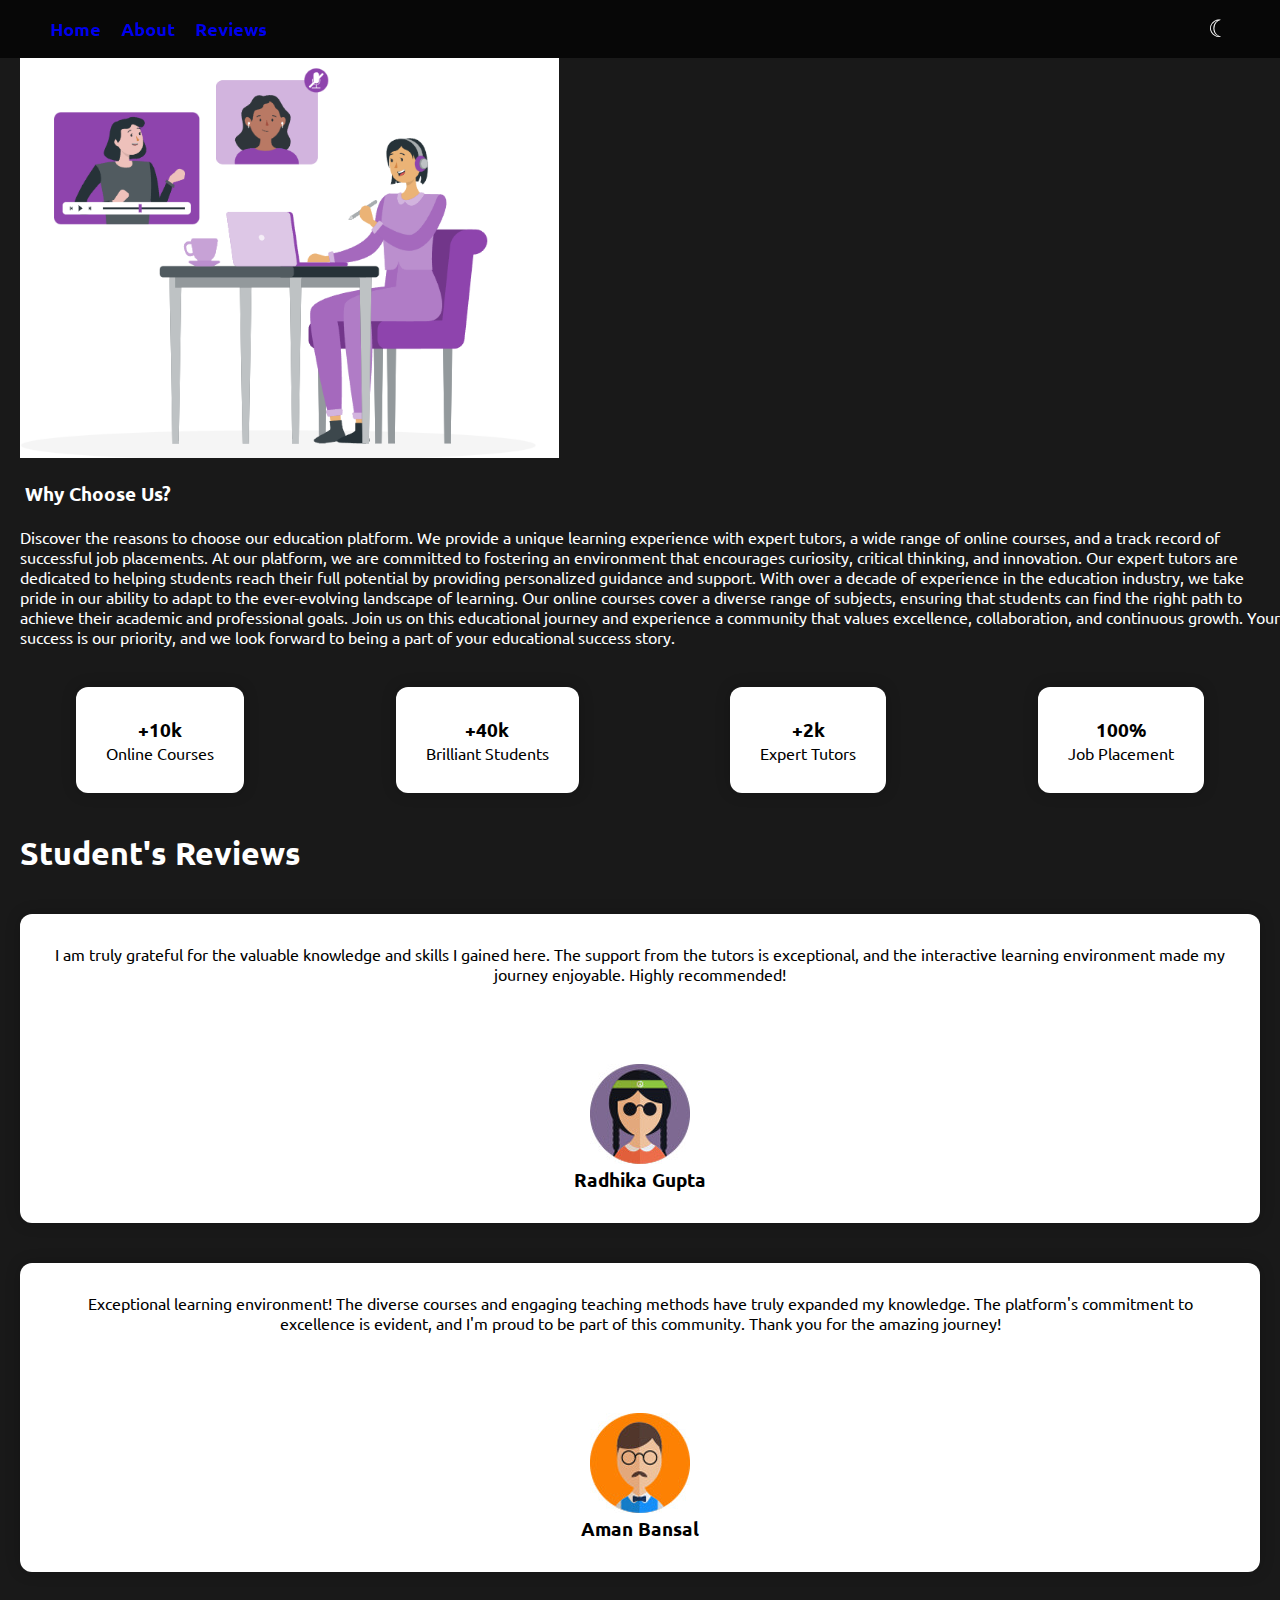
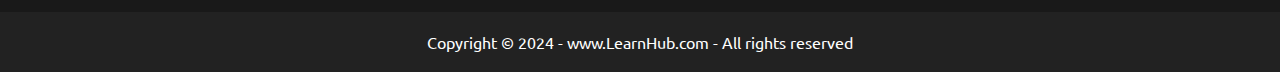
<file: about us/about.html>
<!DOCTYPE html>
<html lang="en">

<head>
   <meta charset="UTF-8">
   <meta http-equiv="X-UA-Compatible" content="IE=edge">
   <meta name="viewport" content="width=device-width, initial-scale=1.0">
   <title>Reviews and Why Choose Us</title>
   <!-- Add Google Fonts import -->
   <link rel="stylesheet" href="https://fonts.googleapis.com/css2?family=Ubuntu&display=swap">
   <style>
      * {
         margin: 0;
         padding: 0;
         box-sizing: border-box;
      }

      body {
         font-family: 'Ubuntu', sans-serif;
         margin: 0;
         padding: 0;
      }

      .dark-mode {
         background-color: rgba(0, 0, 0, 0.9);
         color: white;
      }

      .light-mode {
         background-color: white;
         color: black; /* Set the text color for light mode */
      }

      body.light-mode * {
         color: black; /* Set text color for all elements in light mode */
      }

      .navbar {
         display: flex;
         align-items: center;
         justify-content: space-between;
         position: sticky;
         top: 0;
         background-color: rgba(0, 0, 0, 0.7);
         padding: 15px 50px;
         transition: background-color 0.3s ease;
      }

      .nav-list {
         display: flex;
         align-items: center;
      }

      .nav-list li {
         list-style: none;
         margin-right: 20px;
      }

      .nav-list li a {
         text-decoration: none;
         font-size: 18px;
         font-weight: bold;
         transition: color 0.3s ease;
      }

      .nav-list li a:hover {
         color: #c5c2c2;
      }

      .box-container {
         display: flex;
         flex-wrap: wrap;
         justify-content: space-around;
         margin: 20px 0;
      }

      .box {
         background-color: #ffffff;
         padding: 30px;
         margin: 20px;
         border-radius: 12px;
         box-shadow: 0 0 15px rgba(0, 0, 0, 0.2);
         text-align: center;
         color: black; /* Set the text color for boxes */
      }

      .box h3,
      .box p {
         color: black; /* Set the text color for +10k, Online Courses, etc. */
      }

      .reviews .box p {
         min-height: 120px;
      }

      .footer {
         background-color: #222;
         color: white;
         text-align: center;
         padding: 20px 0;
      }

      #toggleBtn {
         background: none;
         border: none;
         font-size: 24px;
         cursor: pointer;
         color: white;
      }
   </style>
</head>

<body class="dark-mode">

   <nav class="navbar">
      <ul class="nav-list">
         <li><a href="file:///C:/xampp/htdocs/javascriptProject/index.html">Home</a></li>
         <li><a href="#aboutus">About</a></li>
         <li><a href="#rviews">Reviews</a></li>
      </ul>
      <button id="toggleBtn" onclick="toggleMode()">☾</button>
   </nav>

   <section class="why-choose-us">

      <div class="row">

         <div class="image">
            <!-- Replace the following line with your image source from the "about us" section -->
            <img src="images/aboutusimage.png" alt="Why Choose Us Image" height="400px" style="max-width: 100%; margin-left:20px;">
         </div>

         <div class="content" style="margin-left:20px" id="aboutus">
           <h3 style="margin:20px 20px 20px 5px">Why Choose Us?</h3>
          <p>Discover the reasons to choose our education platform. We provide a unique learning experience with expert
               tutors, a wide range of online courses, and a track record of successful job placements.
   At our platform, we are committed to fostering an environment that encourages curiosity, critical thinking, and innovation. Our expert tutors are dedicated to helping students reach their full potential by providing personalized guidance and support.
  With over a decade of experience in the education industry, we take pride in our ability to adapt to the ever-evolving landscape of learning. Our online courses cover a diverse range of subjects, ensuring that students can find the right path to achieve their academic and professional goals.
   Join us on this educational journey and experience a community that values excellence, collaboration, and continuous growth. Your success is our priority, and we look forward to being a part of your educational success story.</p>
         </div>

      </div>

      <div class="box-container">

         <div class="box">
            <i class="fas fa-graduation-cap"></i>
            <div>
               <h3>+10k</h3>
               <p>Online Courses</p>
            </div>
         </div>

         <div class="box">
            <i class="fas fa-user-graduate"></i>
            <div>
               <h3>+40k</h3>
               <p>Brilliant Students</p>
            </div>
         </div>

         <div class="box">
            <i class="fas fa-chalkboard-user"></i>
            <div>
               <h3>+2k</h3>
               <p>Expert Tutors</p>
            </div>
         </div>

         <div class="box">
            <i class="fas fa-briefcase"></i>
            <div>
               <h3>100%</h3>
               <p>Job Placement</p>
            </div>
         </div>

      </div>

   </section>

   <section class="reviews" id="rviews">

      <a name="rview"><h1 class="heading" style="margin-left:20px">Student's Reviews</h1></a>

      <div class="box-container">

         <div class="box">
            <p>I am truly grateful for the valuable
               knowledge and skills I gained here. The support from the tutors is exceptional, and the interactive
               learning environment made my journey enjoyable. Highly recommended!</p>
            <div class="student">
               <img src="images/pic-2.jpg" alt="Radhika Gupta">
               <div>
                  <h3>Radhika Gupta</h3>
                  <div class="stars">
                     <i class="fas fa-star"></i>
                     <i class="fas fa-star"></i>
                     <i class="fas fa-star"></i>
                     <i class="fas fa-star"></i>
                     <i class="fas fa-star-half-alt"></i>
                  </div>
               </div>
            </div>
         </div>

         <div class="box">
            <p>Exceptional learning environment! The diverse courses and engaging teaching methods have truly expanded
               my knowledge. The platform's commitment to excellence is evident, and I'm proud to be part of this
               community. Thank you for the amazing journey!</p>
            <div class="student">
               <img src="images/pic-3.jpg" alt="Aman Bansal">
               <div>
                  <h3>Aman Bansal</h3>
                  <div class="stars">
                     <i class="fas fa-star"></i>
                     <i class="fas fa-star"></i>
                     <i class="fas fa-star"></i>
                     <i class="fas fa-star"></i>
                     <i class="fas fa-star-half-alt"></i>
                  </div>
               </div>
            </div>
         </div>

         <!-- Add more review boxes as needed -->

      </div>

   </section>

   <footer class="footer">
      <p>Copyright © 2024 - www.LearnHub.com - All rights reserved</p>
   </footer>

   <script>
      function toggleMode() {
         let element = document.body;
         if (element.classList.contains("dark-mode")) {
            element.className = "light-mode";
         } else {
            element.className = "dark-mode";
         }
      }
   </script>

</body>

</html>
</file>
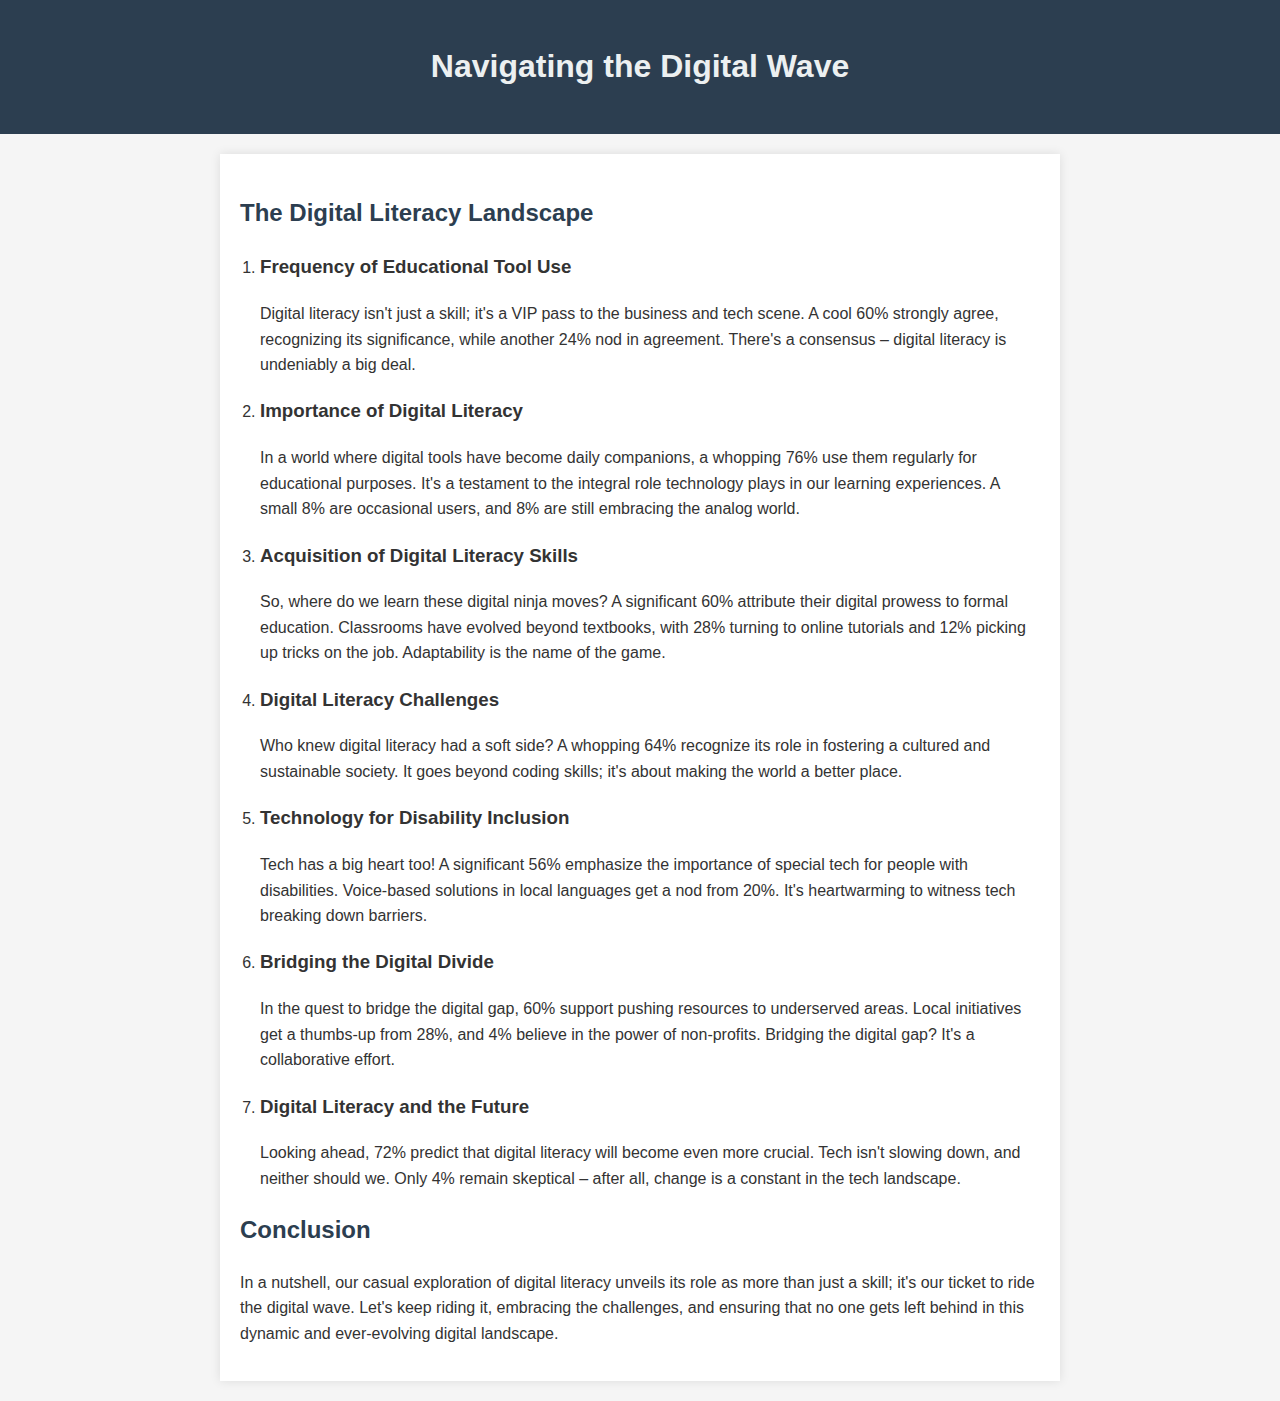
<file: Blog/blog1.html>
<!DOCTYPE html>
<html lang="en">

<head>
    <meta charset="UTF-8">
    <meta name="viewport" content="width=device-width, initial-scale=1.0">
    <title>Navigating the Digital Wave</title>
    <style>
        body {
            font-family: 'Arial', sans-serif;
            margin: 0;
            padding: 0;
            background-color: #f5f5f5;
            color: #333;
            line-height: 1.6;
        }

        header {
            background-color: #2c3e50;
            color: #ecf0f1;
            padding: 20px;
            text-align: center;
        }

        main {
            max-width: 800px;
            margin: 20px auto;
            padding: 20px;
            background-color: #fff;
            box-shadow: 0 0 10px rgba(0, 0, 0, 0.1);
        }

        h2 {
            color: #2c3e50;
        }

        p {
            margin-bottom: 15px;
        }

        ol {
            padding-left: 20px;
        }

    </style>
</head>

<body>

    <header>
        <h1>Navigating the Digital Wave</h1>
    </header>

    <main>
        <section id="digital-landscape">
            <h2>The Digital Literacy Landscape</h2>
            <ol>
                <li>
                    <h3>Frequency of Educational Tool Use</h3>
                    <p>Digital literacy isn't just a skill; it's a VIP pass to the business and tech scene. A cool 60% strongly agree, recognizing its significance, while another 24% nod in agreement. There's a consensus – digital literacy is undeniably a big deal.</p>
                </li>
                <li>
                    <h3>Importance of Digital Literacy</h3>
                    <p>In a world where digital tools have become daily companions, a whopping 76% use them regularly for educational purposes. It's a testament to the integral role technology plays in our learning experiences. A small 8% are occasional users, and 8% are still embracing the analog world.</p>
                </li>
                <li>
                    <h3>Acquisition of Digital Literacy Skills</h3>
                    <p>So, where do we learn these digital ninja moves? A significant 60% attribute their digital prowess to formal education. Classrooms have evolved beyond textbooks, with 28% turning to online tutorials and 12% picking up tricks on the job. Adaptability is the name of the game.</p>
                </li>
                <li>
                    <h3> Digital Literacy Challenges</h3>
                    <p>Who knew digital literacy had a soft side? A whopping 64% recognize its role in fostering a cultured and sustainable society. It goes beyond coding skills; it's about making the world a better place.</p>
                </li>
                <li>
                    <h3>Technology for Disability Inclusion</h3>
                    <p>Tech has a big heart too! A significant 56% emphasize the importance of special tech for people with disabilities. Voice-based solutions in local languages get a nod from 20%. It's heartwarming to witness tech breaking down barriers.</p>
                </li>
                <li>
                    <h3>Bridging the Digital Divide</h3>
                    <p>In the quest to bridge the digital gap, 60% support pushing resources to underserved areas. Local initiatives get a thumbs-up from 28%, and 4% believe in the power of non-profits. Bridging the digital gap? It's a collaborative effort.</p>
                </li>
                <li>
                    <h3>Digital Literacy and the Future</h3>
                    <p>Looking ahead, 72% predict that digital literacy will become even more crucial. Tech isn't slowing down, and neither should we. Only 4% remain skeptical – after all, change is a constant in the tech landscape.</p>
                </li>
            </ol>
        </section>

        <section id="conclusion">
            <h2>Conclusion</h2>
            <p>In a nutshell, our casual exploration of digital literacy unveils its role as more than just a skill; it's our ticket to ride the digital wave. Let's keep riding it, embracing the challenges, and ensuring that no one gets left behind in this dynamic and ever-evolving digital landscape.</p>
        </section>
    </main>
</file>
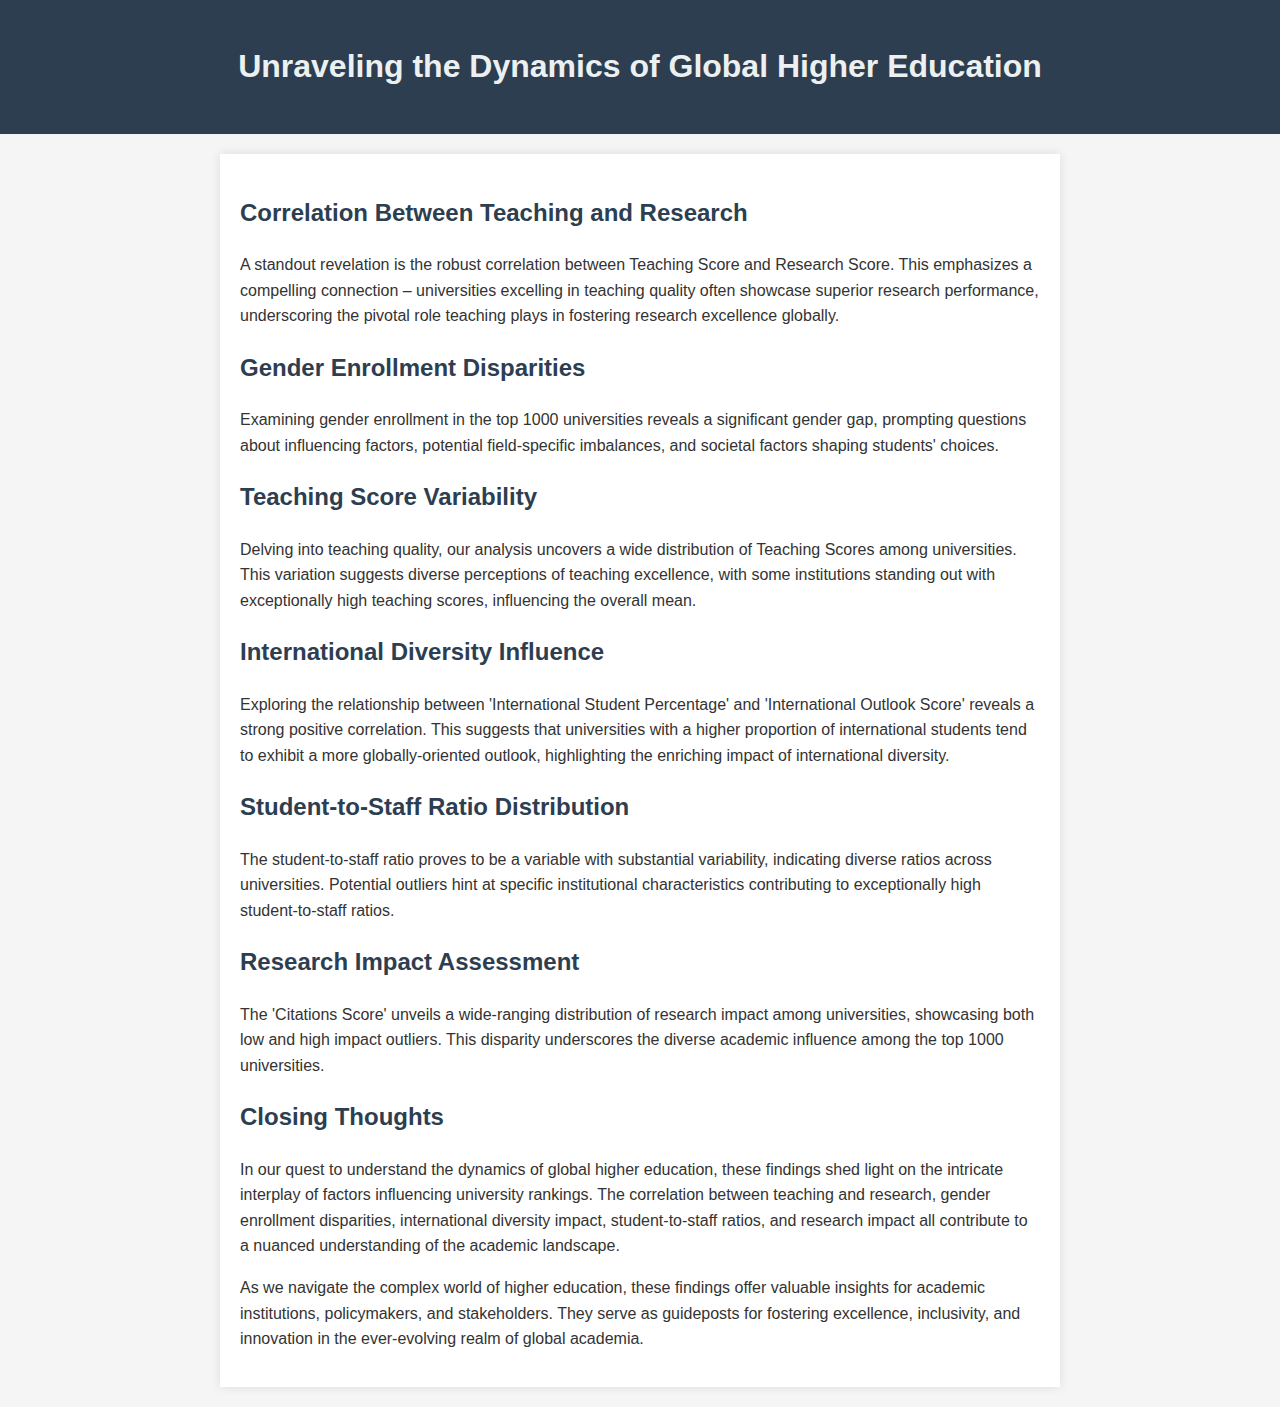
<file: Blog/blog2.html>
<!DOCTYPE html>
<html lang="en">

<head>
    <meta charset="UTF-8">
    <meta name="viewport" content="width=device-width, initial-scale=1.0">
    <title>Unraveling the Dynamics of Global Higher Education</title>
    <style>
        body {
            font-family: 'Arial', sans-serif;
            margin: 0;
            padding: 0;
            background-color: #f5f5f5;
            color: #333;
            line-height: 1.6;
        }

        header {
            background-color: #2c3e50;
            color: #ecf0f1;
            padding: 20px;
            text-align: center;
        }

        main {
            max-width: 800px;
            margin: 20px auto;
            padding: 20px;
            background-color: #fff;
            box-shadow: 0 0 10px rgba(0, 0, 0, 0.1);
        }

        h2 {
            color: #2c3e50;
        }

        p {
            margin-bottom: 15px;
        }

        ol {
            padding-left: 20px;
        }

    </style>
</head>

<body>

    <header>
        <h1>Unraveling the Dynamics of Global Higher Education</h1>
    </header>

    <main>
        <section id="correlation">
            <h2>Correlation Between Teaching and Research</h2>
            <p>A standout revelation is the robust correlation between Teaching Score and Research Score. This emphasizes a compelling connection – universities excelling in teaching quality often showcase superior research performance, underscoring the pivotal role teaching plays in fostering research excellence globally.</p>
        </section>

        <section id="gender-disparities">
            <h2>Gender Enrollment Disparities</h2>
            <p>Examining gender enrollment in the top 1000 universities reveals a significant gender gap, prompting questions about influencing factors, potential field-specific imbalances, and societal factors shaping students' choices.</p>
        </section>

        <section id="teaching-variability">
            <h2>Teaching Score Variability</h2>
            <p>Delving into teaching quality, our analysis uncovers a wide distribution of Teaching Scores among universities. This variation suggests diverse perceptions of teaching excellence, with some institutions standing out with exceptionally high teaching scores, influencing the overall mean.</p>
        </section>

        <section id="diversity-influence">
            <h2>International Diversity Influence</h2>
            <p>Exploring the relationship between 'International Student Percentage' and 'International Outlook Score' reveals a strong positive correlation. This suggests that universities with a higher proportion of international students tend to exhibit a more globally-oriented outlook, highlighting the enriching impact of international diversity.</p>
        </section>

        <section id="ratio-distribution">
            <h2>Student-to-Staff Ratio Distribution</h2>
            <p>The student-to-staff ratio proves to be a variable with substantial variability, indicating diverse ratios across universities. Potential outliers hint at specific institutional characteristics contributing to exceptionally high student-to-staff ratios.</p>
        </section>

        <section id="impact-assessment">
            <h2>Research Impact Assessment</h2>
            <p>The 'Citations Score' unveils a wide-ranging distribution of research impact among universities, showcasing both low and high impact outliers. This disparity underscores the diverse academic influence among the top 1000 universities.</p>
        </section>

        <section id="conclusion">
            <h2>Closing Thoughts</h2>
            <p>In our quest to understand the dynamics of global higher education, these findings shed light on the intricate interplay of factors influencing university rankings. The correlation between teaching and research, gender enrollment disparities, international diversity impact, student-to-staff ratios, and research impact all contribute to a nuanced understanding of the academic landscape.</p>
            <p>As we navigate the complex world of higher education, these findings offer valuable insights for academic institutions, policymakers, and stakeholders. They serve as guideposts for fostering excellence, inclusivity, and innovation in the ever-evolving realm of global academia.</p>
        </section>
    </main>
</body>

</html>
</file>
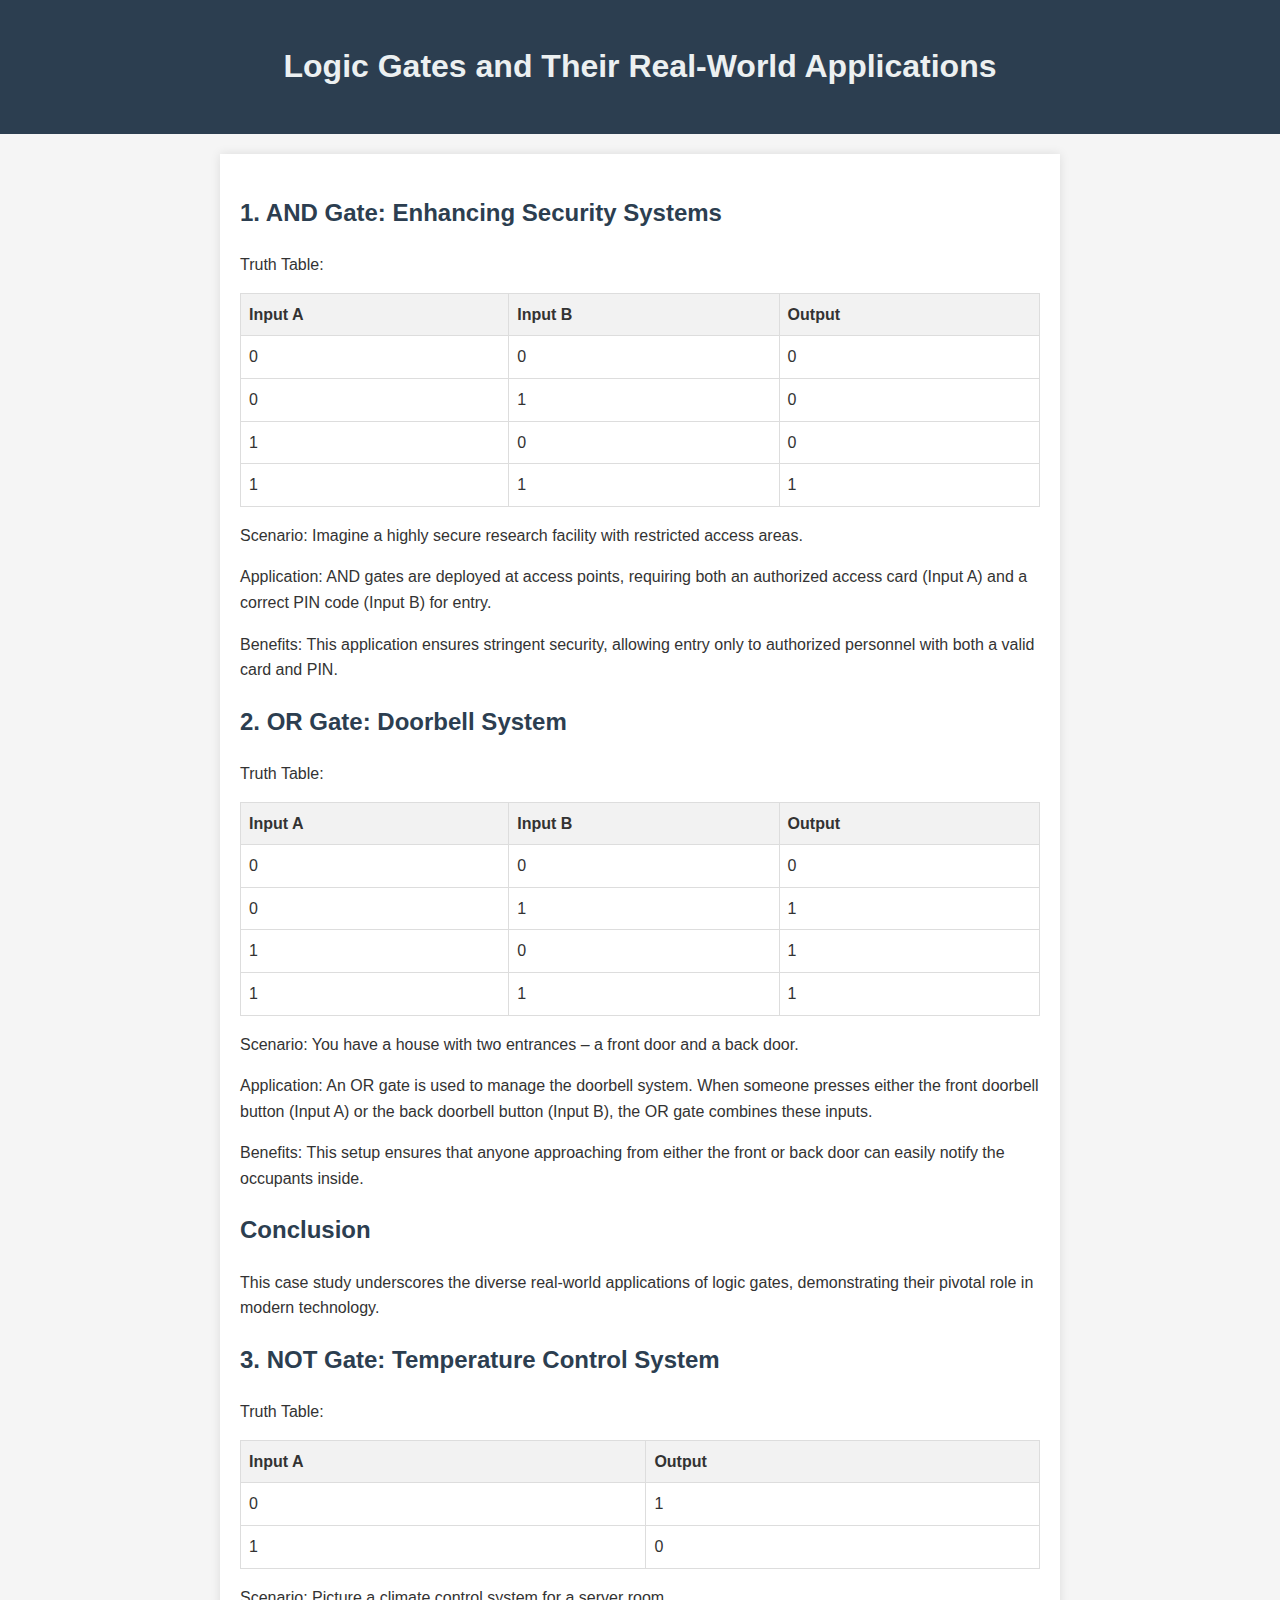
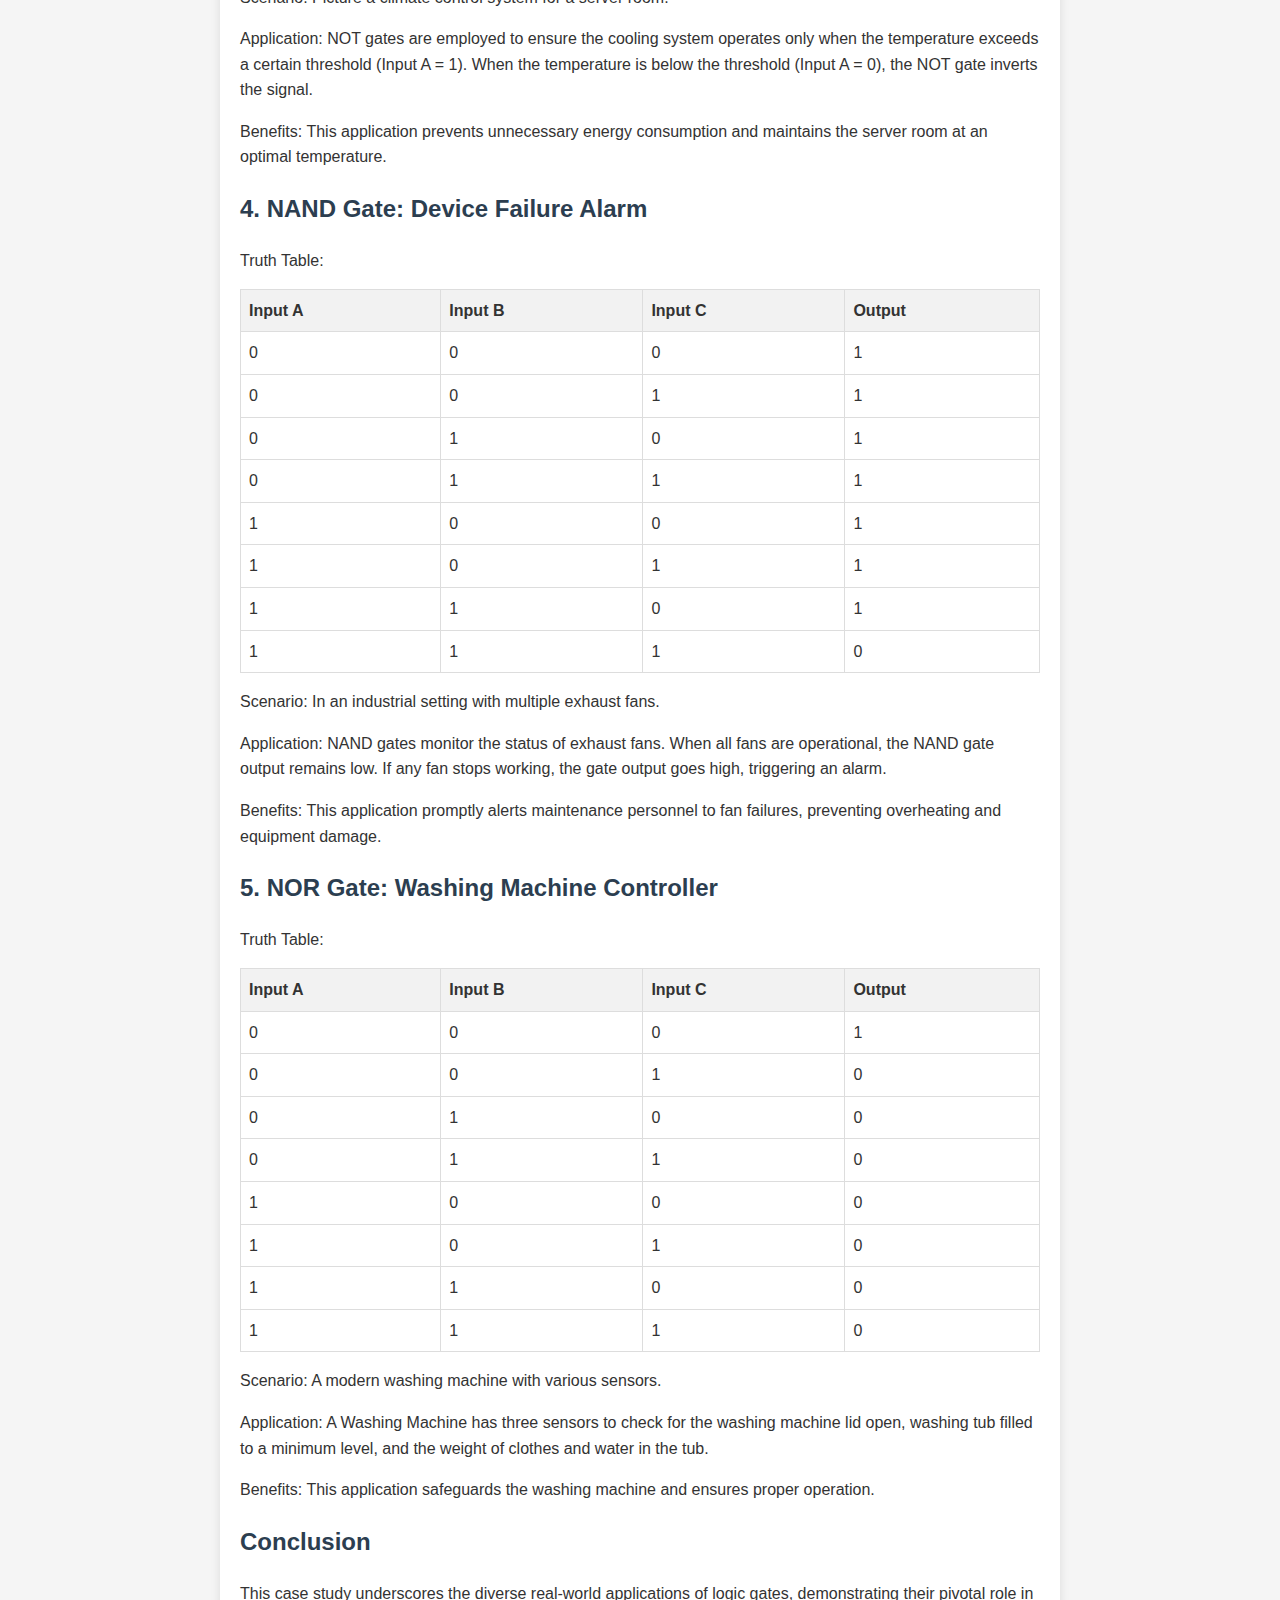
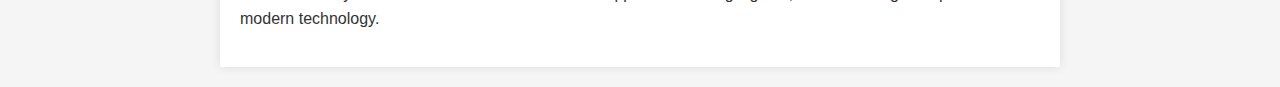
<file: Blog/blog3.html>
<!DOCTYPE html>
<html lang="en">

<head>
    <meta charset="UTF-8">
    <meta name="viewport" content="width=device-width, initial-scale=1.0">
    <title>Logic Gates and Their Real-World Applications</title>
    <style>
        body {
            font-family: 'Arial', sans-serif;
            margin: 0;
            padding: 0;
            background-color: #f5f5f5;
            color: #333;
            line-height: 1.6;
        }

        header {
            background-color: #2c3e50;
            color: #ecf0f1;
            padding: 20px;
            text-align: center;
        }

        main {
            max-width: 800px;
            margin: 20px auto;
            padding: 20px;
            background-color: #fff;
            box-shadow: 0 0 10px rgba(0, 0, 0, 0.1);
        }

        h2 {
            color: #2c3e50;
        }

        p {
            margin-bottom: 15px;
        }

        ol {
            padding-left: 20px;
        }

        table {
            width: 100%;
            border-collapse: collapse;
            margin-top: 10px;
        }

        th, td {
            border: 1px solid #ddd;
            padding: 8px;
            text-align: left;
        }

        th {
            background-color: #f2f2f2;
        }
    </style>
</head>

<body>

    <header>
        <h1>Logic Gates and Their Real-World Applications</h1>
    </header>

    <main>
        <!-- Your Logic Gates Blog Content Goes Here -->

        <section id="and-gate">
            <h2>1. AND Gate: Enhancing Security Systems</h2>
            <p>Truth Table:</p>
            <table>
                <thead>
                    <tr>
                        <th>Input A</th>
                        <th>Input B</th>
                        <th>Output</th>
                    </tr>
                </thead>
                <tbody>
                    <tr>
                        <td>0</td>
                        <td>0</td>
                        <td>0</td>
                    </tr>
                    <tr>
                        <td>0</td>
                        <td>1</td>
                        <td>0</td>
                    </tr>
                    <tr>
                        <td>1</td>
                        <td>0</td>
                        <td>0</td>
                    </tr>
                    <tr>
                        <td>1</td>
                        <td>1</td>
                        <td>1</td>
                    </tr>
                </tbody>
            </table>
            <p>Scenario: Imagine a highly secure research facility with restricted access areas.</p>
            <p>Application: AND gates are deployed at access points, requiring both an authorized access card (Input A) and a correct PIN code (Input B) for entry.</p>
            <p>Benefits: This application ensures stringent security, allowing entry only to authorized personnel with both a valid card and PIN.</p>
        </section>

        <section id="or-gate">
            <h2>2. OR Gate: Doorbell System</h2>
            <p>Truth Table:</p>
            <table>
                <thead>
                    <tr>
                        <th>Input A</th>
                        <th>Input B</th>
                        <th>Output</th>
                    </tr>
                </thead>
                <tbody>
                    <tr>
                        <td>0</td>
                        <td>0</td>
                        <td>0</td>
                    </tr>
                    <tr>
                        <td>0</td>
                        <td>1</td>
                        <td>1</td>
                    </tr>
                    <tr>
                        <td>1</td>
                        <td>0</td>
                        <td>1</td>
                    </tr>
                    <tr>
                        <td>1</td>
                        <td>1</td>
                        <td>1</td>
                    </tr>
                </tbody>
            </table>
            <p>Scenario: You have a house with two entrances – a front door and a back door.</p>
            <p>Application: An OR gate is used to manage the doorbell system. When someone presses either the front doorbell button (Input A) or the back doorbell button (Input B), the OR gate combines these inputs.</p>
            <p>Benefits: This setup ensures that anyone approaching from either the front or back door can easily notify the occupants inside.</p>
        </section>

        <!-- Repeat the above structure for other sections -->

        <section id="conclusion">
            <h2>Conclusion</h2>
            <p>This case study underscores the diverse real-world applications of logic gates, demonstrating their pivotal role in modern technology.</p>
        </section>

        <section id="not-gate">
            <h2>3. NOT Gate: Temperature Control System</h2>
            <p>Truth Table:</p>
            <table>
                <thead>
                    <tr>
                        <th>Input A</th>
                        <th>Output</th>
                    </tr>
                </thead>
                <tbody>
                    <tr>
                        <td>0</td>
                        <td>1</td>
                    </tr>
                    <tr>
                        <td>1</td>
                        <td>0</td>
                    </tr>
                </tbody>
            </table>
            <p>Scenario: Picture a climate control system for a server room.</p>
            <p>Application: NOT gates are employed to ensure the cooling system operates only when the temperature exceeds a certain threshold (Input A = 1). When the temperature is below the threshold (Input A = 0), the NOT gate inverts the signal.</p>
            <p>Benefits: This application prevents unnecessary energy consumption and maintains the server room at an optimal temperature.</p>
        </section>

        <section id="nand-gate">
            <h2>4. NAND Gate: Device Failure Alarm</h2>
            <p>Truth Table:</p>
            <table>
                <thead>
                    <tr>
                        <th>Input A</th>
                        <th>Input B</th>
                        <th>Input C</th>
                        <th>Output</th>
                    </tr>
                </thead>
                <tbody>
                    <tr>
                        <td>0</td>
                        <td>0</td>
                        <td>0</td>
                        <td>1</td>
                    </tr>
                    <tr>
                        <td>0</td>
                        <td>0</td>
                        <td>1</td>
                        <td>1</td>
                    </tr>
                    <tr>
                        <td>0</td>
                        <td>1</td>
                        <td>0</td>
                        <td>1</td>
                    </tr>
                    <tr>
                        <td>0</td>
                        <td>1</td>
                        <td>1</td>
                        <td>1</td>
                    </tr>
                    <tr>
                        <td>1</td>
                        <td>0</td>
                        <td>0</td>
                        <td>1</td>
                    </tr>
                    <tr>
                        <td>1</td>
                        <td>0</td>
                        <td>1</td>
                        <td>1</td>
                    </tr>
                    <tr>
                        <td>1</td>
                        <td>1</td>
                        <td>0</td>
                        <td>1</td>
                    </tr>
                    <tr>
                        <td>1</td>
                        <td>1</td>
                        <td>1</td>
                        <td>0</td>
                    </tr>
                </tbody>
            </table>
            <p>Scenario: In an industrial setting with multiple exhaust fans.</p>
            <p>Application: NAND gates monitor the status of exhaust fans. When all fans are operational, the NAND gate output remains low. If any fan stops working, the gate output goes high, triggering an alarm.</p>
            <p>Benefits: This application promptly alerts maintenance personnel to fan failures, preventing overheating and equipment damage.</p>
        </section>

        <section id="nor-gate">
            <h2>5. NOR Gate: Washing Machine Controller</h2>
            <p>Truth Table:</p>
            <table>
                <thead>
                    <tr>
                        <th>Input A</th>
                        <th>Input B</th>
                        <th>Input C</th>
                        <th>Output</th>
                    </tr>
                </thead>
                <tbody>
                    <tr>
                        <td>0</td>
                        <td>0</td>
                        <td>0</td>
                        <td>1</td>
                    </tr>
                    <tr>
                        <td>0</td>
                        <td>0</td>
                        <td>1</td>
                        <td>0</td>
                    </tr>
                    <tr>
                        <td>0</td>
                        <td>1</td>
                        <td>0</td>
                        <td>0</td>
                    </tr>
                    <tr>
                        <td>0</td>
                        <td>1</td>
                        <td>1</td>
                        <td>0</td>
                    </tr>
                    <tr>
                        <td>1</td>
                        <td>0</td>
                        <td>0</td>
                        <td>0</td>
                    </tr>
                    <tr>
                        <td>1</td>
                        <td>0</td>
                        <td>1</td>
                        <td>0</td>
                    </tr>
                    <tr>
                        <td>1</td>
                        <td>1</td>
                        <td>0</td>
                        <td>0</td>
                    </tr>
                    <tr>
                        <td>1</td>
                        <td>1</td>
                        <td>1</td>
                        <td>0</td>
                    </tr>
                </tbody>
            </table>
            <p>Scenario: A modern washing machine with various sensors.</p>
            <p>Application: A Washing Machine has three sensors to check for the washing machine lid open, washing tub filled to a minimum level, and the weight of clothes and water in the tub.</p>
            <p>Benefits: This application safeguards the washing machine and ensures proper operation.</p>
        </section>

        <section id="conclusion">
            <h2>Conclusion</h2>
            <p>This case study underscores the diverse real-world applications of logic gates, demonstrating their pivotal role in modern technology.</p>
        </section>

    </main>
</body>

</html>
</file>
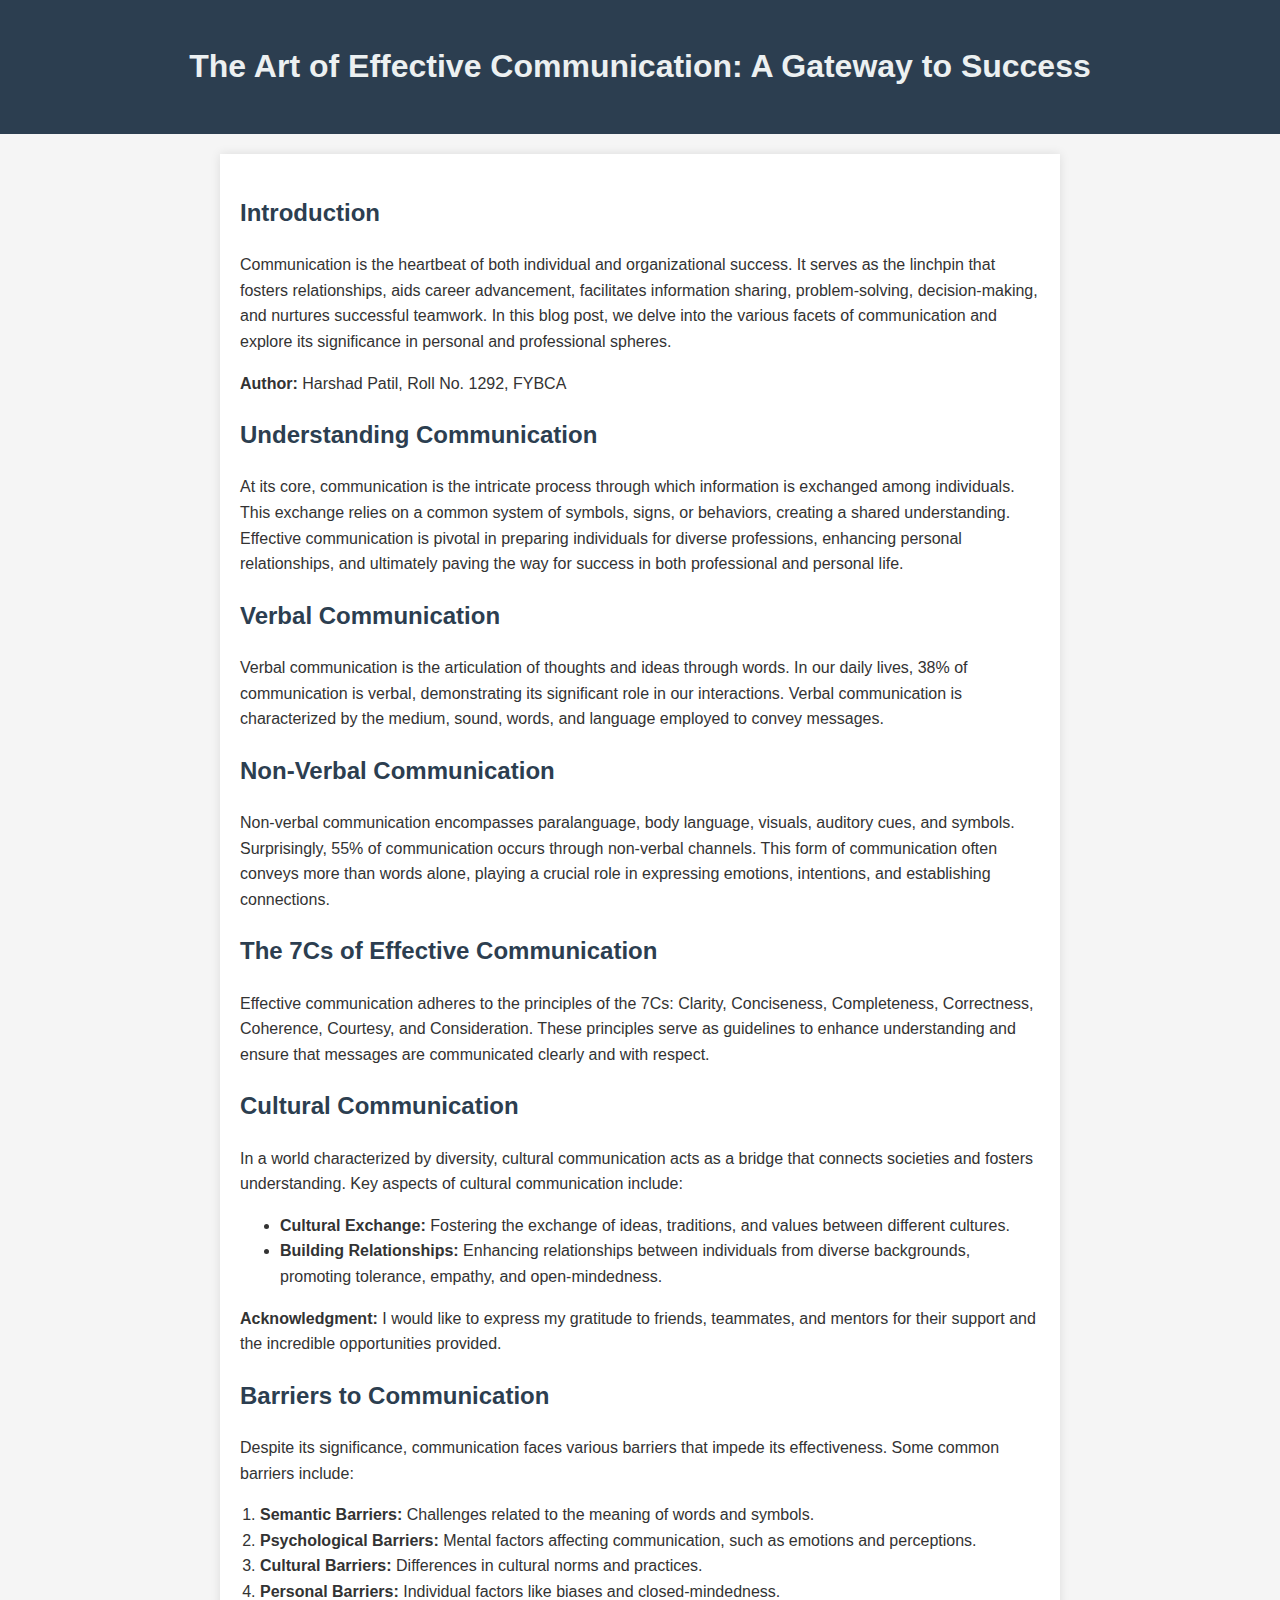
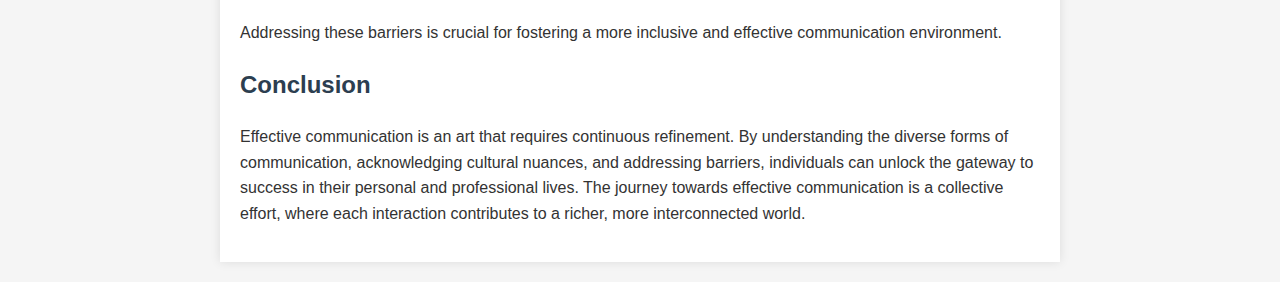
<file: Blog/blog4.html>
<!DOCTYPE html>
<html lang="en">

<head>
    <meta charset="UTF-8">
    <meta name="viewport" content="width=device-width, initial-scale=1.0">
    <title>The Art of Effective Communication: A Gateway to Success</title>
    <style>
        body {
            font-family: 'Arial', sans-serif;
            margin: 0;
            padding: 0;
            background-color: #f5f5f5;
            color: #333;
            line-height: 1.6;
        }

        header {
            background-color: #2c3e50;
            color: #ecf0f1;
            padding: 20px;
            text-align: center;
        }

        main {
            max-width: 800px;
            margin: 20px auto;
            padding: 20px;
            background-color: #fff;
            box-shadow: 0 0 10px rgba(0, 0, 0, 0.1);
        }

        h2 {
            color: #2c3e50;
        }

        p {
            margin-bottom: 15px;
        }

        ol {
            padding-left: 20px;
        }

    </style>
</head>

<body>

    <header>
        <h1>The Art of Effective Communication: A Gateway to Success</h1>
    </header>

    <main>
        <section id="introduction">
            <h2>Introduction</h2>
            <p>Communication is the heartbeat of both individual and organizational success. It serves as the linchpin that fosters relationships, aids career advancement, facilitates information sharing, problem-solving, decision-making, and nurtures successful teamwork. In this blog post, we delve into the various facets of communication and explore its significance in personal and professional spheres.</p>
            <p><strong>Author:</strong> Harshad Patil, Roll No. 1292, FYBCA</p>
        </section>

        <section id="understanding-communication">
            <h2>Understanding Communication</h2>
            <p>At its core, communication is the intricate process through which information is exchanged among individuals. This exchange relies on a common system of symbols, signs, or behaviors, creating a shared understanding. Effective communication is pivotal in preparing individuals for diverse professions, enhancing personal relationships, and ultimately paving the way for success in both professional and personal life.</p>
        </section>

        <section id="verbal-communication">
            <h2>Verbal Communication</h2>
            <p>Verbal communication is the articulation of thoughts and ideas through words. In our daily lives, 38% of communication is verbal, demonstrating its significant role in our interactions. Verbal communication is characterized by the medium, sound, words, and language employed to convey messages.</p>
        </section>

        <section id="non-verbal-communication">
            <h2>Non-Verbal Communication</h2>
            <p>Non-verbal communication encompasses paralanguage, body language, visuals, auditory cues, and symbols. Surprisingly, 55% of communication occurs through non-verbal channels. This form of communication often conveys more than words alone, playing a crucial role in expressing emotions, intentions, and establishing connections.</p>
        </section>

        <section id="7cs-of-effective-communication">
            <h2>The 7Cs of Effective Communication</h2>
            <p>Effective communication adheres to the principles of the 7Cs: Clarity, Conciseness, Completeness, Correctness, Coherence, Courtesy, and Consideration. These principles serve as guidelines to enhance understanding and ensure that messages are communicated clearly and with respect.</p>
        </section>

        <section id="cultural-communication">
            <h2>Cultural Communication</h2>
            <p>In a world characterized by diversity, cultural communication acts as a bridge that connects societies and fosters understanding. Key aspects of cultural communication include:</p>
            <ul>
                <li><strong>Cultural Exchange:</strong> Fostering the exchange of ideas, traditions, and values between different cultures.</li>
                <li><strong>Building Relationships:</strong> Enhancing relationships between individuals from diverse backgrounds, promoting tolerance, empathy, and open-mindedness.</li>
            </ul>
            <p><strong>Acknowledgment:</strong> I would like to express my gratitude to friends, teammates, and mentors for their support and the incredible opportunities provided.</p>
        </section>

        <section id="barriers-to-communication">
            <h2>Barriers to Communication</h2>
            <p>Despite its significance, communication faces various barriers that impede its effectiveness. Some common barriers include:</p>
            <ol>
                <li><strong>Semantic Barriers:</strong> Challenges related to the meaning of words and symbols.</li>
                <li><strong>Psychological Barriers:</strong> Mental factors affecting communication, such as emotions and perceptions.</li>
                <li><strong>Cultural Barriers:</strong> Differences in cultural norms and practices.</li>
                <li><strong>Personal Barriers:</strong> Individual factors like biases and closed-mindedness.</li>
            </ol>
            <p>Addressing these barriers is crucial for fostering a more inclusive and effective communication environment.</p>
        </section>

        <section id="conclusion">
            <h2>Conclusion</h2>
            <p>Effective communication is an art that requires continuous refinement. By understanding the diverse forms of communication, acknowledging cultural nuances, and addressing barriers, individuals can unlock the gateway to success in their personal and professional lives. The journey towards effective communication is a collective effort, where each interaction contributes to a richer, more interconnected world.</p>
        </section>
    </main>
</body>

</html>
</file>
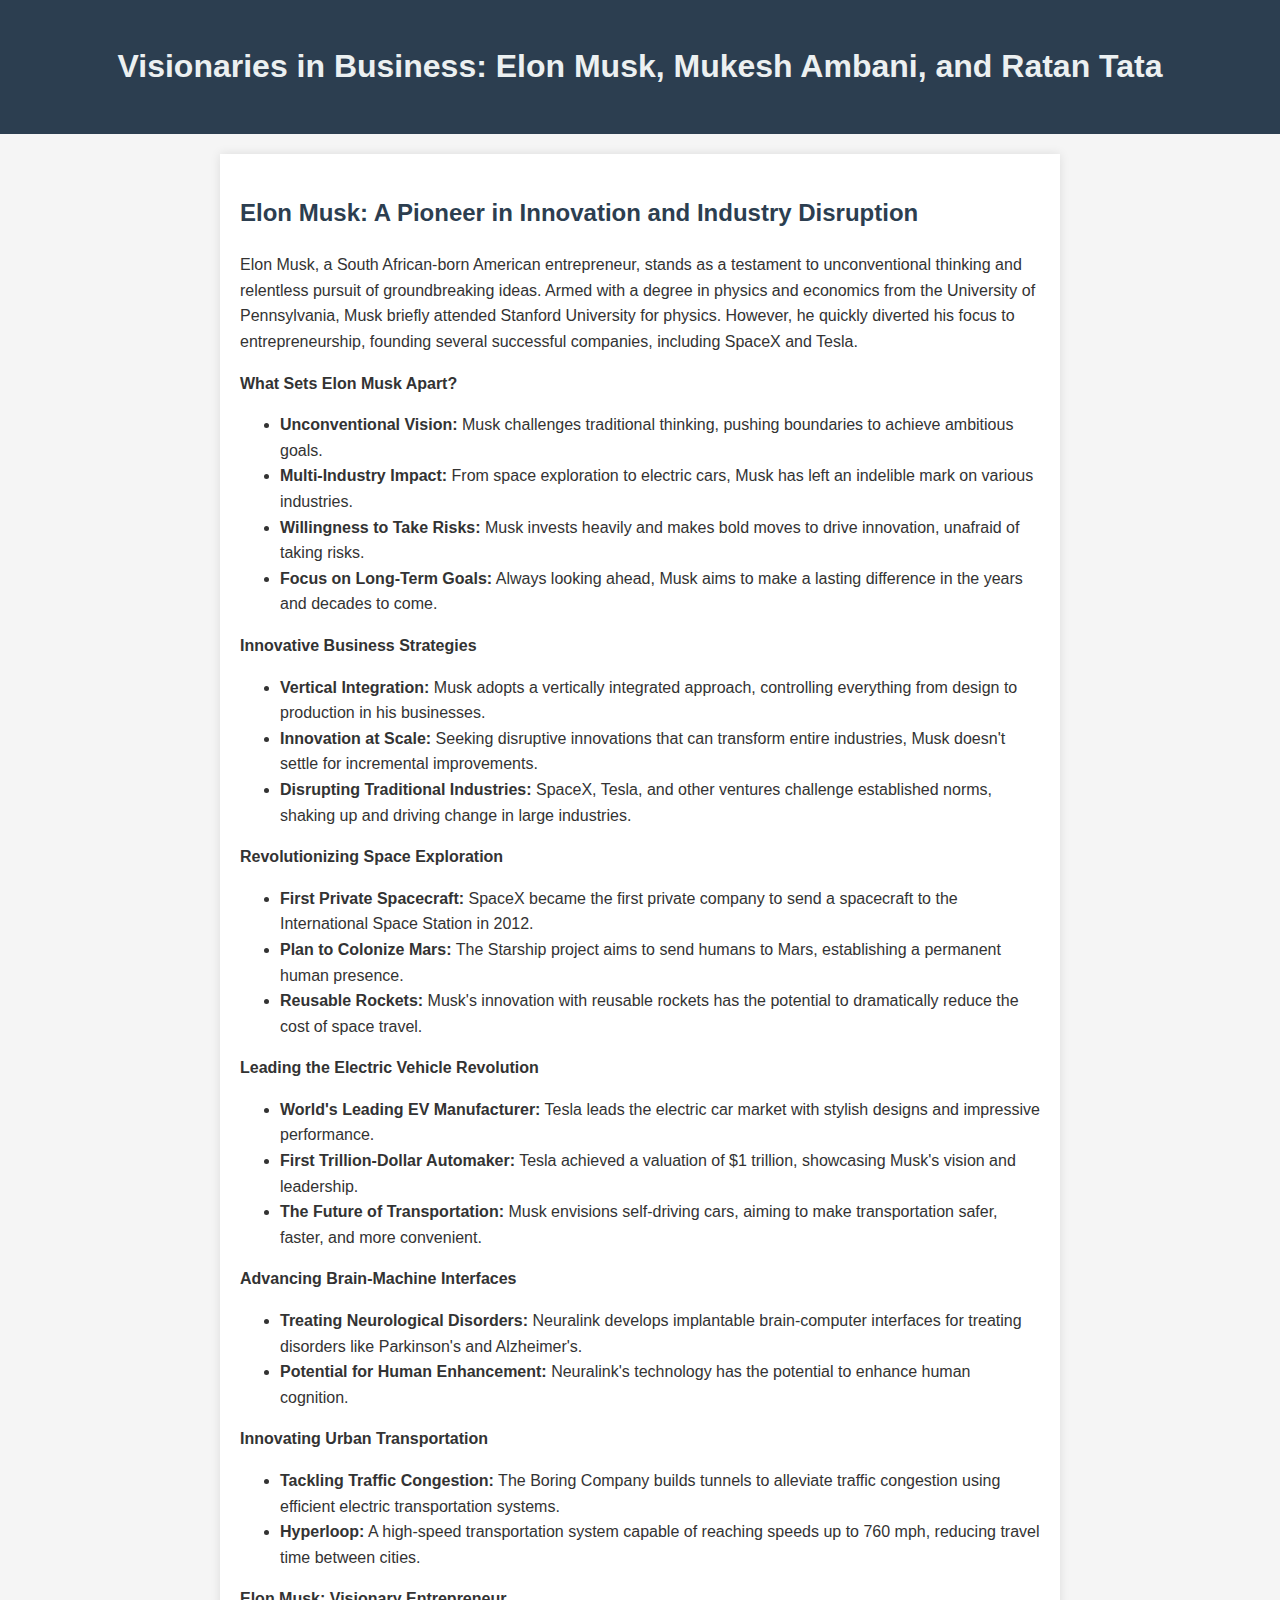
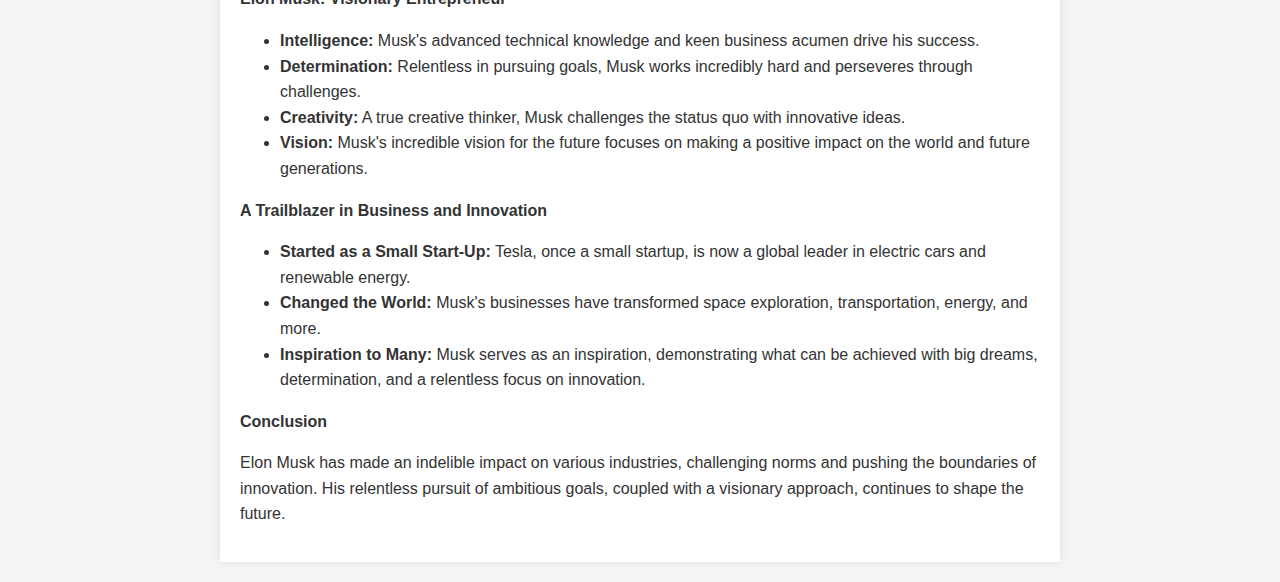
<file: Blog/blog5.html>
<!DOCTYPE html>
<html lang="en">

<head>
    <meta charset="UTF-8">
    <meta name="viewport" content="width=device-width, initial-scale=1.0">
    <title>Visionaries in Business: Elon Musk</title>
    <style>
        body {
            font-family: 'Arial', sans-serif;
            margin: 0;
            padding: 0;
            background-color: #f5f5f5;
            color: #333;
            line-height: 1.6;
        }

        header {
            background-color: #2c3e50;
            color: #ecf0f1;
            padding: 20px;
            text-align: center;
        }

        main {
            max-width: 800px;
            margin: 20px auto;
            padding: 20px;
            background-color: #fff;
            box-shadow: 0 0 10px rgba(0, 0, 0, 0.1);
        }

        h2 {
            color: #2c3e50;
        }

        p {
            margin-bottom: 15px;
        }

        ol {
            padding-left: 20px;
        }

    </style>
</head>

<body>

    <header>
        <h1>Visionaries in Business: Elon Musk, Mukesh Ambani, and Ratan Tata</h1>
    </header>

    <main>
        <section id="elon-musk">
            <h2>Elon Musk: A Pioneer in Innovation and Industry Disruption</h2>
            <p>Elon Musk, a South African-born American entrepreneur, stands as a testament to unconventional thinking and relentless pursuit of groundbreaking ideas. Armed with a degree in physics and economics from the University of Pennsylvania, Musk briefly attended Stanford University for physics. However, he quickly diverted his focus to entrepreneurship, founding several successful companies, including SpaceX and Tesla.</p>
            <p><strong>What Sets Elon Musk Apart?</strong></p>
            <ul>
                <li><strong>Unconventional Vision:</strong> Musk challenges traditional thinking, pushing boundaries to achieve ambitious goals.</li>
                <li><strong>Multi-Industry Impact:</strong> From space exploration to electric cars, Musk has left an indelible mark on various industries.</li>
                <li><strong>Willingness to Take Risks:</strong> Musk invests heavily and makes bold moves to drive innovation, unafraid of taking risks.</li>
                <li><strong>Focus on Long-Term Goals:</strong> Always looking ahead, Musk aims to make a lasting difference in the years and decades to come.</li>
            </ul>

            <p><strong>Innovative Business Strategies</strong></p>
            <ul>
                <li><strong>Vertical Integration:</strong> Musk adopts a vertically integrated approach, controlling everything from design to production in his businesses.</li>
                <li><strong>Innovation at Scale:</strong> Seeking disruptive innovations that can transform entire industries, Musk doesn't settle for incremental improvements.</li>
                <li><strong>Disrupting Traditional Industries:</strong> SpaceX, Tesla, and other ventures challenge established norms, shaking up and driving change in large industries.</li>
            </ul>

            <p><strong>Revolutionizing Space Exploration</strong></p>
            <ul>
                <li><strong>First Private Spacecraft:</strong> SpaceX became the first private company to send a spacecraft to the International Space Station in 2012.</li>
                <li><strong>Plan to Colonize Mars:</strong> The Starship project aims to send humans to Mars, establishing a permanent human presence.</li>
                <li><strong>Reusable Rockets:</strong> Musk's innovation with reusable rockets has the potential to dramatically reduce the cost of space travel.</li>
            </ul>

            <p><strong>Leading the Electric Vehicle Revolution</strong></p>
            <ul>
                <li><strong>World's Leading EV Manufacturer:</strong> Tesla leads the electric car market with stylish designs and impressive performance.</li>
                <li><strong>First Trillion-Dollar Automaker:</strong> Tesla achieved a valuation of $1 trillion, showcasing Musk's vision and leadership.</li>
                <li><strong>The Future of Transportation:</strong> Musk envisions self-driving cars, aiming to make transportation safer, faster, and more convenient.</li>
            </ul>

            <p><strong>Advancing Brain-Machine Interfaces</strong></p>
            <ul>
                <li><strong>Treating Neurological Disorders:</strong> Neuralink develops implantable brain-computer interfaces for treating disorders like Parkinson's and Alzheimer's.</li>
                <li><strong>Potential for Human Enhancement:</strong> Neuralink's technology has the potential to enhance human cognition.</li>
            </ul>

            <p><strong>Innovating Urban Transportation</strong></p>
            <ul>
                <li><strong>Tackling Traffic Congestion:</strong> The Boring Company builds tunnels to alleviate traffic congestion using efficient electric transportation systems.</li>
                <li><strong>Hyperloop:</strong> A high-speed transportation system capable of reaching speeds up to 760 mph, reducing travel time between cities.</li>
            </ul>

            <p><strong>Elon Musk: Visionary Entrepreneur</strong></p>
            <ul>
                <li><strong>Intelligence:</strong> Musk's advanced technical knowledge and keen business acumen drive his success.</li>
                <li><strong>Determination:</strong> Relentless in pursuing goals, Musk works incredibly hard and perseveres through challenges.</li>
                <li><strong>Creativity:</strong> A true creative thinker, Musk challenges the status quo with innovative ideas.</li>
                <li><strong>Vision:</strong> Musk's incredible vision for the future focuses on making a positive impact on the world and future generations.</li>
            </ul>

            <p><strong>A Trailblazer in Business and Innovation</strong></p>
            <ul>
                <li><strong>Started as a Small Start-Up:</strong> Tesla, once a small startup, is now a global leader in electric cars and renewable energy.</li>
                <li><strong>Changed the World:</strong> Musk's businesses have transformed space exploration, transportation, energy, and more.</li>
                <li><strong>Inspiration to Many:</strong> Musk serves as an inspiration, demonstrating what can be achieved with big dreams, determination, and a relentless focus on innovation.</li>
            </ul>

            <p><strong>Conclusion</strong></p>
            <p>Elon Musk has made an indelible impact on various industries, challenging norms and pushing the boundaries of innovation. His relentless pursuit of ambitious goals, coupled with a visionary approach, continues to shape the future.</p>

            
            <!-- Additional content for Elon Musk section goes here -->
        </section>

        <!-- Repeat similar structure for Mukesh Ambani and Ratan Tata sections -->

    </main>
</body>

</html>
</file>
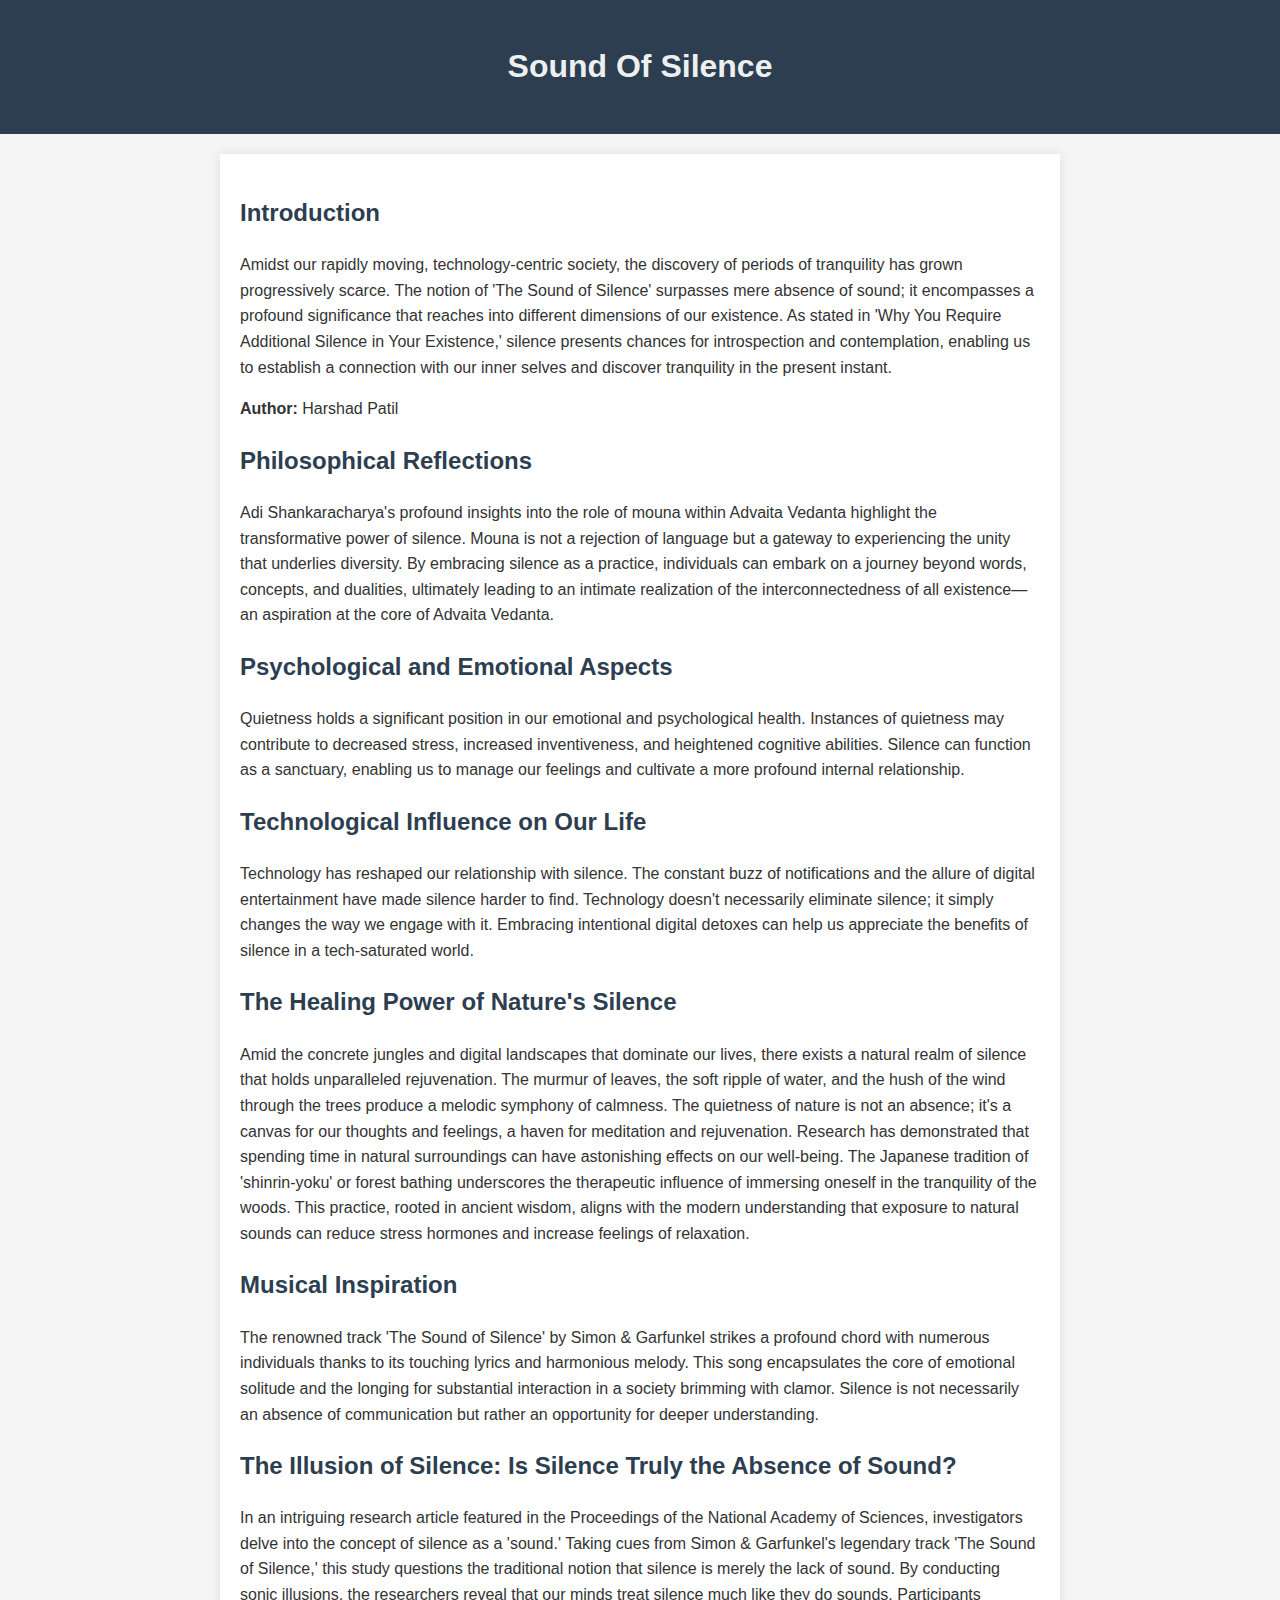
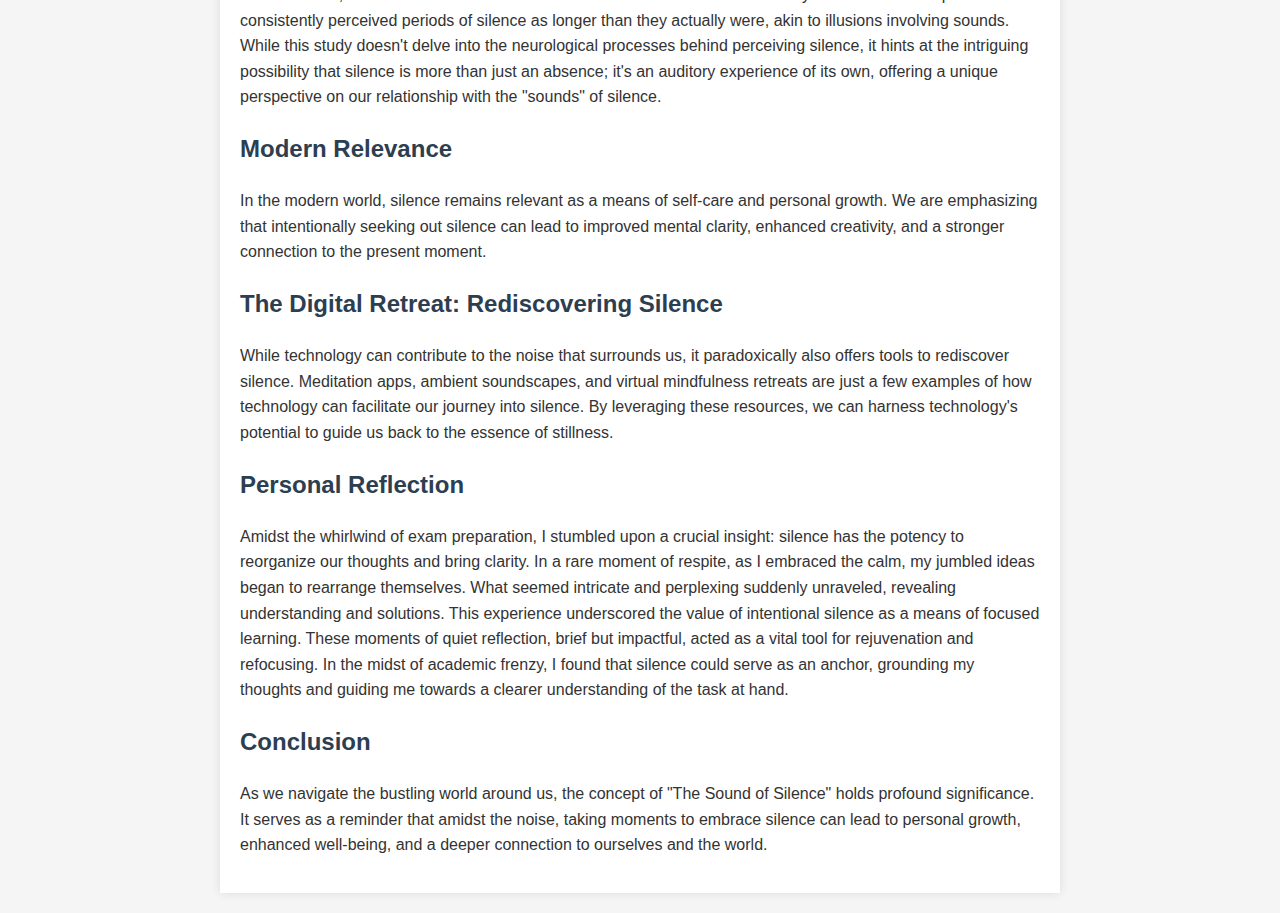
<file: Blog/blog6.html>
<!DOCTYPE html>
<html lang="en">

<head>
    <meta charset="UTF-8">
    <meta name="viewport" content="width=device-width, initial-scale=1.0">
    <title>Sound Of Silence</title>
    <style>
        body {
            font-family: 'Arial', sans-serif;
            margin: 0;
            padding: 0;
            background-color: #f5f5f5;
            color: #333;
            line-height: 1.6;
        }

        header {
            background-color: #2c3e50;
            color: #ecf0f1;
            padding: 20px;
            text-align: center;
        }

        main {
            max-width: 800px;
            margin: 20px auto;
            padding: 20px;
            background-color: #fff;
            box-shadow: 0 0 10px rgba(0, 0, 0, 0.1);
        }

        h2 {
            color: #2c3e50;
        }

        p {
            margin-bottom: 15px;
        }

        ol {
            padding-left: 20px;
        }
    </style>
</head>

<body>

    <header>
        <h1>Sound Of Silence</h1>
    </header>

    <main>
        <section id="introduction">
            <h2>Introduction</h2>
            <p>Amidst our rapidly moving, technology-centric society, the discovery of periods of tranquility has grown progressively scarce. The notion of 'The Sound of Silence' surpasses mere absence of sound; it encompasses a profound significance that reaches into different dimensions of our existence. As stated in 'Why You Require Additional Silence in Your Existence,' silence presents chances for introspection and contemplation, enabling us to establish a connection with our inner selves and discover tranquility in the present instant.</p>
            <p><strong>Author:</strong> Harshad Patil</p>
        </section>

        <section id="philosophical-reflections">
            <h2>Philosophical Reflections</h2>
            <p>Adi Shankaracharya's profound insights into the role of mouna within Advaita Vedanta highlight the transformative power of silence. Mouna is not a rejection of language but a gateway to experiencing the unity that underlies diversity. By embracing silence as a practice, individuals can embark on a journey beyond words, concepts, and dualities, ultimately leading to an intimate realization of the interconnectedness of all existence—an aspiration at the core of Advaita Vedanta.</p>
        </section>

        <section id="psychological-and-emotional-aspects">
            <h2>Psychological and Emotional Aspects</h2>
            <p>Quietness holds a significant position in our emotional and psychological health. Instances of quietness may contribute to decreased stress, increased inventiveness, and heightened cognitive abilities. Silence can function as a sanctuary, enabling us to manage our feelings and cultivate a more profound internal relationship.</p>
        </section>

        <section id="technological-influence-on-our-life">
            <h2>Technological Influence on Our Life</h2>
            <p>Technology has reshaped our relationship with silence. The constant buzz of notifications and the allure of digital entertainment have made silence harder to find. Technology doesn't necessarily eliminate silence; it simply changes the way we engage with it. Embracing intentional digital detoxes can help us appreciate the benefits of silence in a tech-saturated world.</p>
        </section>

        <section id="healing-power-of-natures-silence">
            <h2>The Healing Power of Nature's Silence</h2>
            <p>Amid the concrete jungles and digital landscapes that dominate our lives, there exists a natural realm of silence that holds unparalleled rejuvenation. The murmur of leaves, the soft ripple of water, and the hush of the wind through the trees produce a melodic symphony of calmness. The quietness of nature is not an absence; it's a canvas for our thoughts and feelings, a haven for meditation and rejuvenation. Research has demonstrated that spending time in natural surroundings can have astonishing effects on our well-being. The Japanese tradition of 'shinrin-yoku' or forest bathing underscores the therapeutic influence of immersing oneself in the tranquility of the woods. This practice, rooted in ancient wisdom, aligns with the modern understanding that exposure to natural sounds can reduce stress hormones and increase feelings of relaxation.</p>
        </section>

        <section id="musical-inspiration">
            <h2>Musical Inspiration</h2>
            <p>The renowned track 'The Sound of Silence' by Simon & Garfunkel strikes a profound chord with numerous individuals thanks to its touching lyrics and harmonious melody. This song encapsulates the core of emotional solitude and the longing for substantial interaction in a society brimming with clamor. Silence is not necessarily an absence of communication but rather an opportunity for deeper understanding.</p>
        </section>

        <section id="illusion-of-silence">
            <h2>The Illusion of Silence: Is Silence Truly the Absence of Sound?</h2>
            <p>In an intriguing research article featured in the Proceedings of the National Academy of Sciences, investigators delve into the concept of silence as a 'sound.' Taking cues from Simon & Garfunkel's legendary track 'The Sound of Silence,' this study questions the traditional notion that silence is merely the lack of sound. By conducting sonic illusions, the researchers reveal that our minds treat silence much like they do sounds. Participants consistently perceived periods of silence as longer than they actually were, akin to illusions involving sounds. While this study doesn't delve into the neurological processes behind perceiving silence, it hints at the intriguing possibility that silence is more than just an absence; it's an auditory experience of its own, offering a unique perspective on our relationship with the "sounds" of silence.</p>
        </section>

        <section id="modern-relevance">
            <h2>Modern Relevance</h2>
            <p>In the modern world, silence remains relevant as a means of self-care and personal growth. We are emphasizing that intentionally seeking out silence can lead to improved mental clarity, enhanced creativity, and a stronger connection to the present moment.</p>
        </section>

        <section id="digital-retreat">
            <h2>The Digital Retreat: Rediscovering Silence</h2>
            <p>While technology can contribute to the noise that surrounds us, it paradoxically also offers tools to rediscover silence. Meditation apps, ambient soundscapes, and virtual mindfulness retreats are just a few examples of how technology can facilitate our journey into silence. By leveraging these resources, we can harness technology's potential to guide us back to the essence of stillness.</p>
        </section>

        <section id="personal-reflection">
            <h2>Personal Reflection</h2>
            <p>Amidst the whirlwind of exam preparation, I stumbled upon a crucial insight: silence has the potency to reorganize our thoughts and bring clarity. In a rare moment of respite, as I embraced the calm, my jumbled ideas began to rearrange themselves. What seemed intricate and perplexing suddenly unraveled, revealing understanding and solutions. This experience underscored the value of intentional silence as a means of focused learning. These moments of quiet reflection, brief but impactful, acted as a vital tool for rejuvenation and refocusing. In the midst of academic frenzy, I found that silence could serve as an anchor, grounding my thoughts and guiding me towards a clearer understanding of the task at hand.</p>
        </section>

        <section id="conclusion">
            <h2>Conclusion</h2>
            <p>As we navigate the bustling world around us, the concept of "The Sound of Silence" holds profound significance. It serves as a reminder that amidst the noise, taking moments to embrace silence can lead to personal growth, enhanced well-being, and a deeper connection to ourselves and the world.</p>
        </section>
    </main>
</body>

</html>
</file>
